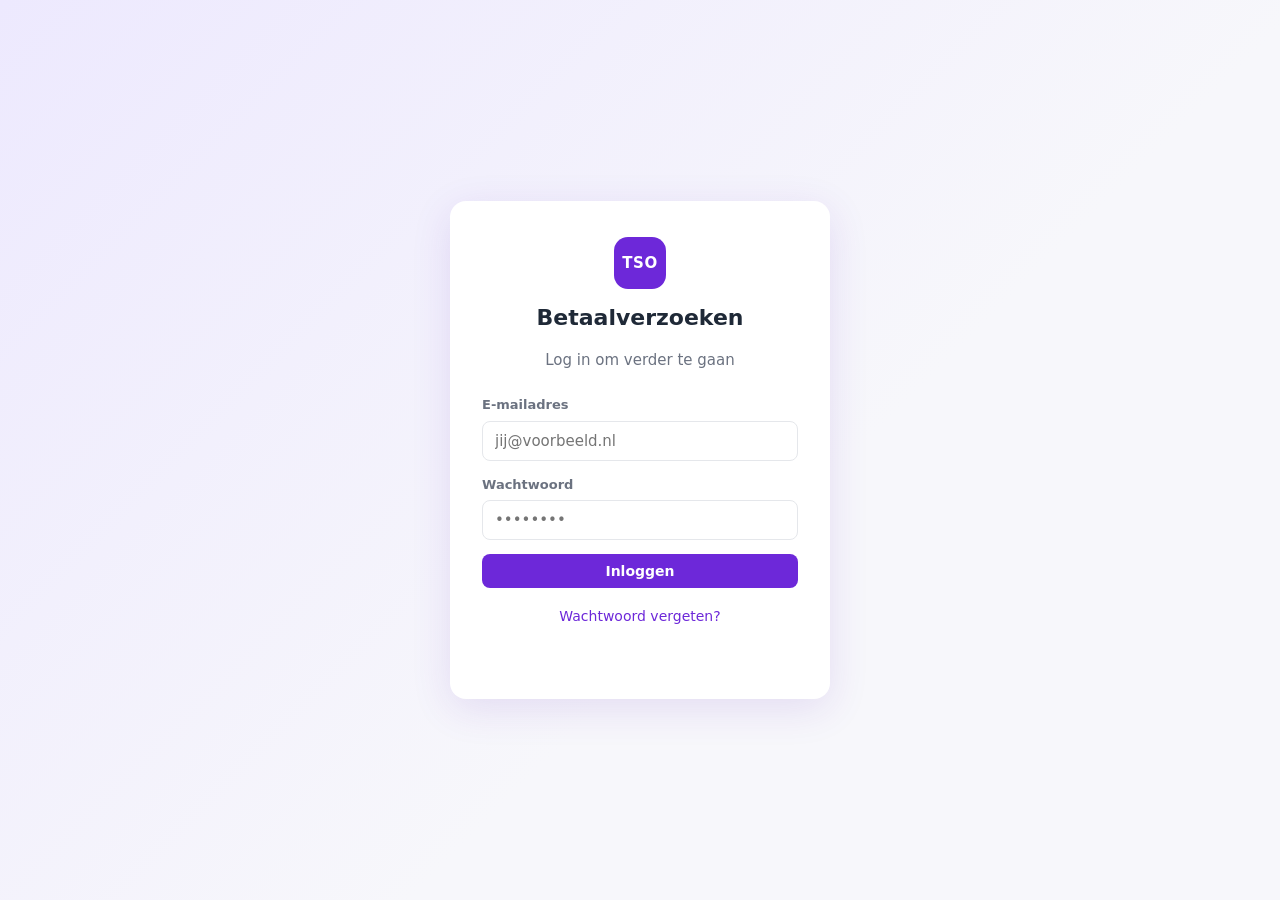
<file: index.html>
<!doctype html>
<html lang="nl">
<head>
  <meta charset="utf-8" />
  <meta name="viewport" content="width=device-width, initial-scale=1" />
  <title>TSO Betaalverzoeken — Inloggen</title>
  <link rel="icon" type="image/svg+xml" href="favicon.svg" />
  <link rel="manifest" href="manifest.webmanifest" />
  <link rel="apple-touch-icon" href="icons/apple-touch-icon.png" />
  <meta name="theme-color" content="#6d28d9" />
  <meta name="apple-mobile-web-app-title" content="TSO" />
  <meta name="mobile-web-app-capable" content="yes" />
  <meta name="apple-mobile-web-app-capable" content="yes" />
  <link rel="stylesheet" href="css/styles.css" />
</head>
<body class="auth-body">
  <main class="auth-card">
    <div class="auth-brand">
      <div class="auth-logo">TSO</div>
      <h1>Betaalverzoeken</h1>
      <p class="muted">Log in om verder te gaan</p>
    </div>

    <form id="login-form" class="auth-form" autocomplete="on">
      <label>
        E-mailadres
        <input type="email" id="email" required autocomplete="username" placeholder="jij@voorbeeld.nl" />
      </label>
      <label>
        Wachtwoord
        <input type="password" id="password" required autocomplete="current-password" placeholder="••••••••" />
      </label>

      <button type="submit" class="btn btn-primary" id="login-btn">Inloggen</button>

      <p class="auth-links">
        <a href="#" id="forgot-link">Wachtwoord vergeten?</a>
      </p>

      <p id="msg" class="msg" role="status" aria-live="polite"></p>
    </form>
  </main>

  <script type="module" src="js/login.js"></script>
  <script src="js/pwa.js"></script>
</body>
</html>
</file>
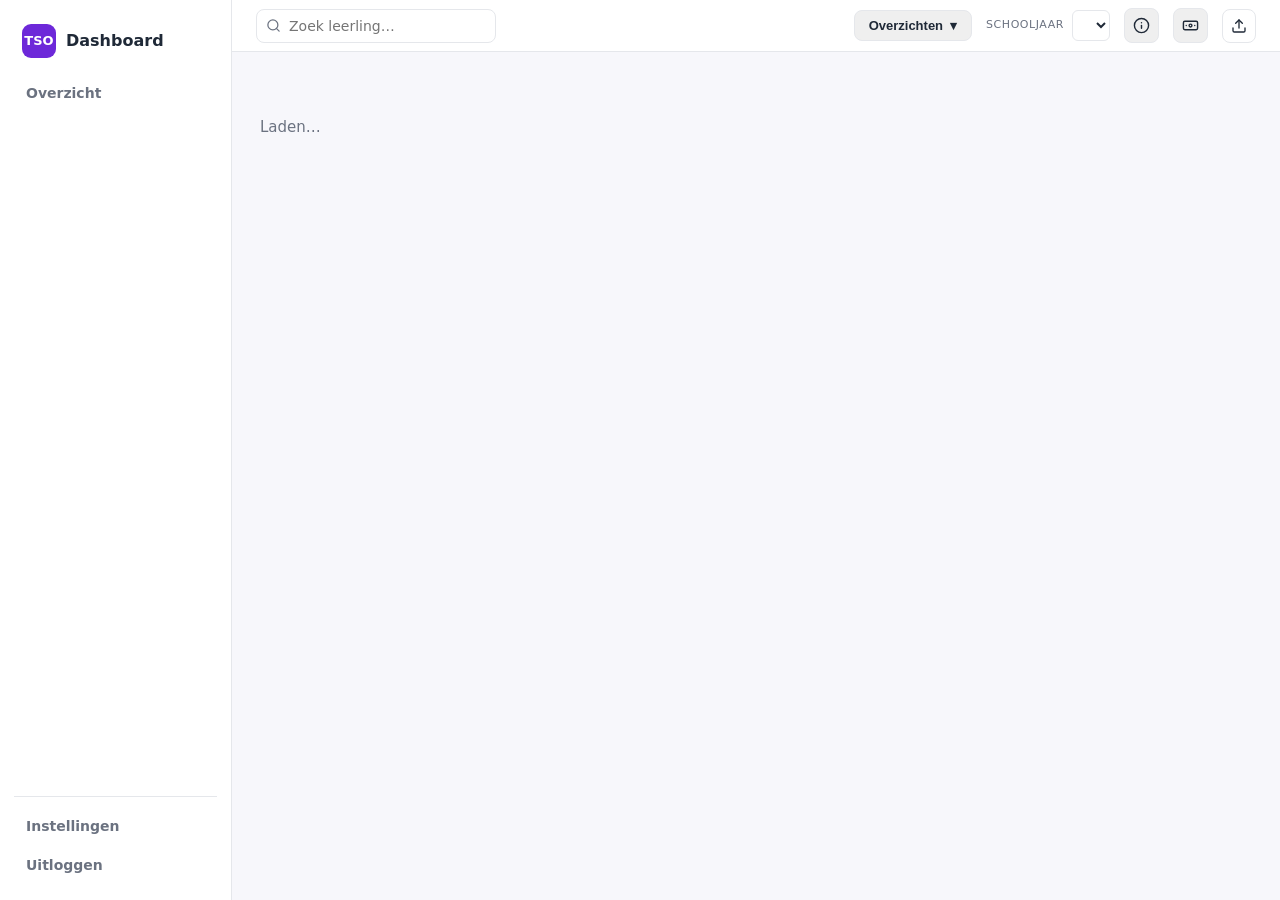
<file: app.html>
<!doctype html>
<html lang="nl">
<head>
  <meta charset="utf-8" />
  <meta name="viewport" content="width=device-width, initial-scale=1" />
  <title>TSO Betaalverzoeken — Dashboard</title>
  <link rel="icon" type="image/svg+xml" href="favicon.svg" />
  <link rel="manifest" href="manifest.webmanifest" />
  <link rel="apple-touch-icon" href="icons/apple-touch-icon.png" />
  <meta name="theme-color" content="#6d28d9" />
  <meta name="apple-mobile-web-app-title" content="TSO" />
  <meta name="mobile-web-app-capable" content="yes" />
  <meta name="apple-mobile-web-app-capable" content="yes" />
  <link rel="stylesheet" href="css/styles.css" />
</head>
<body class="app-body">
  <div class="layout">
    <aside class="sidebar">
      <a href="#/overzicht" class="brand" id="brand">
        <span class="brand-logo">TSO</span>
        <span class="brand-name">Dashboard</span>
      </a>

      <nav class="nav" id="nav">
        <a href="#/overzicht" data-route="overzicht" class="nav-item">Overzicht</a>
        <div class="nav-groepen" id="nav-groepen"></div>
      </nav>

      <div class="sidebar-bottom">
        <a href="#/instellingen" data-route="instellingen" class="nav-item">
          <span>Instellingen</span>
        </a>
        <button id="logout-btn" class="nav-item nav-button">Uitloggen</button>
      </div>
    </aside>

    <div class="hoofd">
      <header class="topbar">
        <div class="topbar-zoek">
          <svg class="zoek-icoon" width="15" height="15" viewBox="0 0 24 24" fill="none"
               stroke="currentColor" stroke-width="2" stroke-linecap="round" stroke-linejoin="round" aria-hidden="true">
            <circle cx="11" cy="11" r="8" /><line x1="21" y1="21" x2="16.65" y2="16.65" />
          </svg>
          <input type="text" id="zoek-leerling" placeholder="Zoek leerling…" autocomplete="off" />
          <div class="zoek-resultaat" id="zoek-resultaat" hidden></div>
        </div>

        <div class="topbar-rechts">
        <div class="topbar-menu" id="overzichten-menu">
          <button type="button" class="topbar-knop" id="overzichten-btn">
            Overzichten <span class="chevron">▾</span>
          </button>
          <div class="topbar-dropdown" id="overzichten-dropdown" hidden>
            <button type="button" class="dropdown-item" data-rapport="deelnemers">Deelnemers TSO</button>
            <button type="button" class="dropdown-item" data-rapport="openstaand">Openstaande betalingen</button>
            <button type="button" class="dropdown-item" data-rapport="binnengekomen">Binnengekomen betalingen</button>
            <button type="button" class="dropdown-item" data-rapport="totaal">Totaaloverzicht</button>
            <button type="button" class="dropdown-item" data-rapport="backup">Back-up (Excel)</button>
          </div>
        </div>

        <label class="schooljaar-kiezer">
          <span>Schooljaar</span>
          <select id="schooljaar-select"></select>
        </label>

        <button type="button" id="werkwijze-btn" class="topbar-knop topbar-icon"
                title="Werkwijze betaalverzoek" aria-label="Werkwijze betaalverzoek">
          <svg width="17" height="17" viewBox="0 0 24 24" fill="none" stroke="currentColor"
               stroke-width="2" stroke-linecap="round" stroke-linejoin="round" aria-hidden="true">
            <circle cx="12" cy="12" r="10" />
            <path d="M12 16v-4" />
            <path d="M12 8h.01" />
          </svg>
        </button>

        <button type="button" id="betaling-btn" class="topbar-knop topbar-icon"
                title="Betaling toevoegen (overgemaakt)" aria-label="Betaling toevoegen">
          <svg width="17" height="17" viewBox="0 0 24 24" fill="none" stroke="currentColor"
               stroke-width="2" stroke-linecap="round" stroke-linejoin="round" aria-hidden="true">
            <rect width="20" height="12" x="2" y="6" rx="2" />
            <circle cx="12" cy="12" r="2" />
            <path d="M6 12h.01M18 12h.01" />
          </svg>
        </button>

        <a href="#/import" data-route="import" class="topbar-knop topbar-icon"
           title="Importeren (EDEX of betaal-export)" aria-label="Importeren">
          <svg width="16" height="16" viewBox="0 0 24 24" fill="none" stroke="currentColor"
               stroke-width="2" stroke-linecap="round" stroke-linejoin="round" aria-hidden="true">
            <path d="M21 15v4a2 2 0 0 1-2 2H5a2 2 0 0 1-2-2v-4" />
            <polyline points="17 8 12 3 7 8" />
            <line x1="12" y1="3" x2="12" y2="15" />
          </svg>
        </a>
        </div>
      </header>

      <main class="content" id="content">
        <div class="loader">Laden…</div>
      </main>
    </div>
  </div>

  <script type="module" src="js/app.js"></script>
  <script src="js/pwa.js"></script>
</body>
</html>
</file>
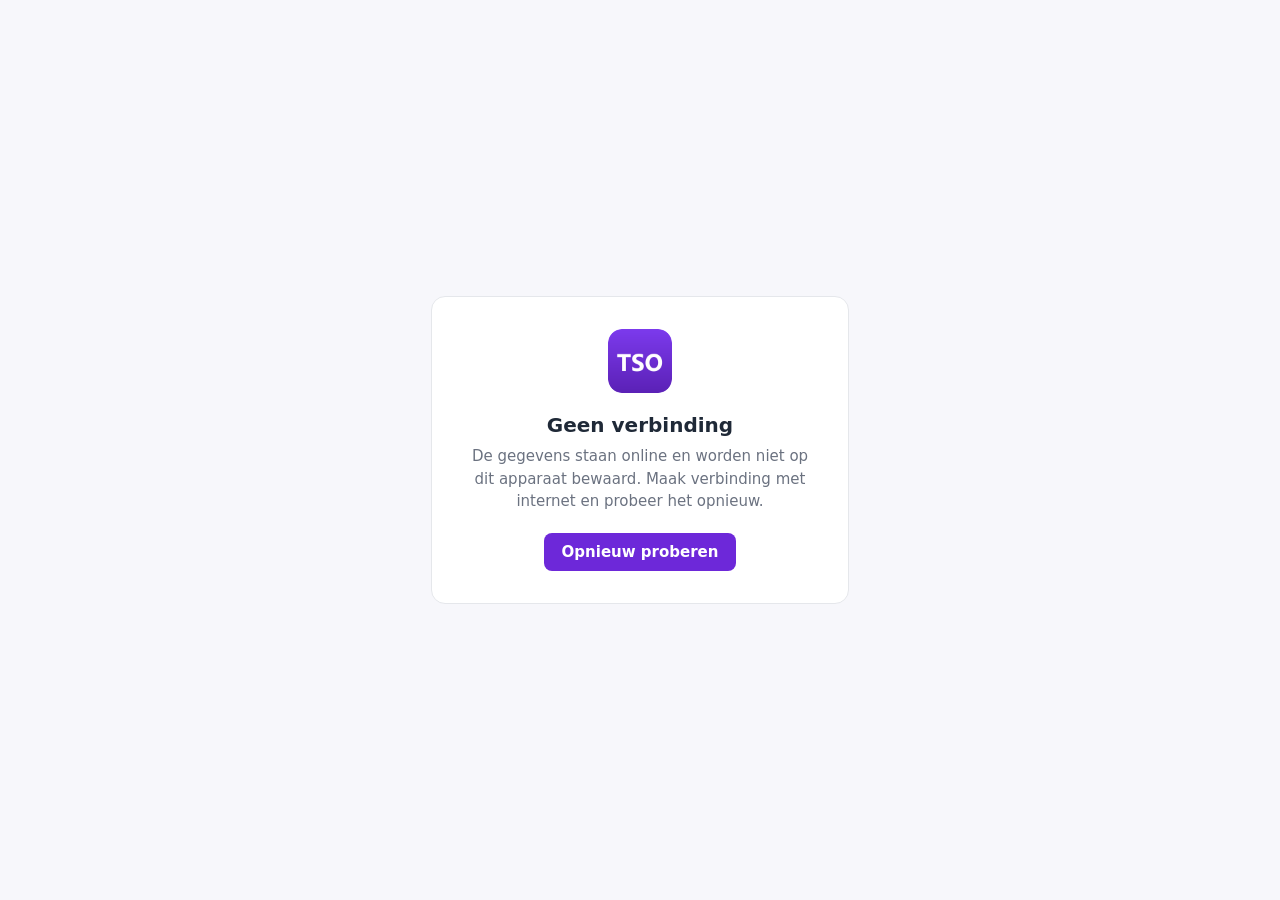
<file: offline.html>
<!doctype html>
<html lang="nl">
<head>
  <meta charset="utf-8" />
  <meta name="viewport" content="width=device-width, initial-scale=1" />
  <meta name="theme-color" content="#6d28d9" />
  <title>TSO Betaalverzoeken — Geen verbinding</title>
  <style>
    body {
      margin: 0;
      min-height: 100vh;
      display: flex;
      align-items: center;
      justify-content: center;
      background: #f7f7fb;
      color: #1f2937;
      font-family: system-ui, -apple-system, 'Segoe UI', Roboto, sans-serif;
      font-size: 15px;
    }
    main {
      background: #fff;
      border: 1px solid #e5e7eb;
      border-radius: 14px;
      padding: 32px 28px;
      max-width: 360px;
      margin: 16px;
      text-align: center;
    }
    img { width: 64px; height: 64px; border-radius: 14px; }
    h1 { font-size: 20px; margin: 16px 0 8px; }
    p { color: #6b7280; margin: 0 0 20px; line-height: 1.5; }
    button {
      background: #6d28d9;
      color: #fff;
      border: 0;
      border-radius: 8px;
      padding: 10px 18px;
      font: inherit;
      font-weight: 600;
      cursor: pointer;
    }
    button:hover { background: #5b21b6; }
  </style>
</head>
<body>
  <main>
    <img src="icons/icon-192.png" alt="" />
    <h1>Geen verbinding</h1>
    <p>De gegevens staan online en worden niet op dit apparaat bewaard. Maak verbinding met internet en probeer het opnieuw.</p>
    <button type="button" id="opnieuw">Opnieuw proberen</button>
  </main>
  <script>
    document.getElementById('opnieuw').addEventListener('click', () => location.reload());
    window.addEventListener('online', () => location.reload());
  </script>
</body>
</html>
</file>
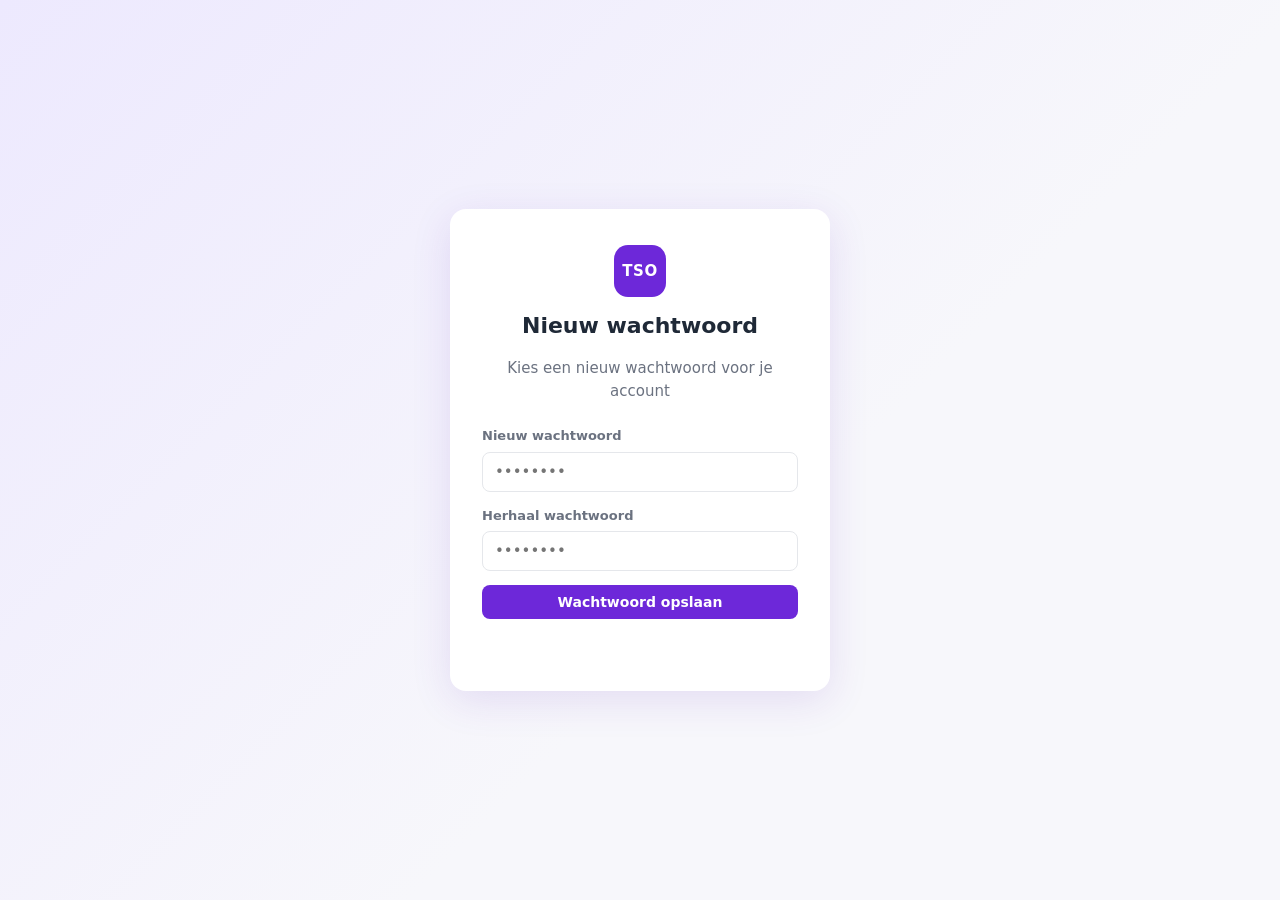
<file: reset.html>
<!doctype html>
<html lang="nl">
<head>
  <meta charset="utf-8" />
  <meta name="viewport" content="width=device-width, initial-scale=1" />
  <title>TSO Betaalverzoeken — Nieuw wachtwoord</title>
  <link rel="icon" type="image/svg+xml" href="favicon.svg" />
  <link rel="manifest" href="manifest.webmanifest" />
  <link rel="apple-touch-icon" href="icons/apple-touch-icon.png" />
  <meta name="theme-color" content="#6d28d9" />
  <meta name="apple-mobile-web-app-title" content="TSO" />
  <meta name="mobile-web-app-capable" content="yes" />
  <meta name="apple-mobile-web-app-capable" content="yes" />
  <link rel="stylesheet" href="css/styles.css" />
</head>
<body class="auth-body">
  <main class="auth-card">
    <div class="auth-brand">
      <div class="auth-logo">TSO</div>
      <h1>Nieuw wachtwoord</h1>
      <p class="muted">Kies een nieuw wachtwoord voor je account</p>
    </div>

    <form id="reset-form" class="auth-form">
      <label>
        Nieuw wachtwoord
        <input type="password" id="password" required minlength="8" autocomplete="new-password" placeholder="••••••••" />
      </label>
      <label>
        Herhaal wachtwoord
        <input type="password" id="password2" required minlength="8" autocomplete="new-password" placeholder="••••••••" />
      </label>

      <button type="submit" class="btn btn-primary" id="reset-btn">Wachtwoord opslaan</button>
      <p id="msg" class="msg" role="status" aria-live="polite"></p>
    </form>
  </main>

  <script type="module" src="js/reset.js"></script>
  <script src="js/pwa.js"></script>
</body>
</html>
</file>
<file: css/styles.css>
:root {
  --paars: #6d28d9;
  --paars-donker: #5b21b6;
  --paars-licht: #ede9fe;
  --tekst: #1f2937;
  --tekst-zacht: #6b7280;
  --rand: #e5e7eb;
  --bg: #f7f7fb;
  --wit: #ffffff;
  --groen: #059669;
  --rood: #dc2626;
  --radius: 12px;
  --schaduw: 0 1px 3px rgba(0, 0, 0, 0.06), 0 1px 2px rgba(0, 0, 0, 0.04);
  font-family: system-ui, -apple-system, "Segoe UI", Roboto, sans-serif;
}

* { box-sizing: border-box; }

body {
  margin: 0;
  color: var(--tekst);
  background: var(--bg);
  font-size: 15px;
  line-height: 1.5;
}

.muted { color: var(--tekst-zacht); }

/* --- Knoppen ------------------------------------------------------------- */

.btn {
  border: none;
  border-radius: 8px;
  padding: 9px 16px;
  font-size: 14px;
  font-weight: 600;
  cursor: pointer;
  font-family: inherit;
}
.btn-primary { background: var(--paars); color: #fff; }
.btn-primary:hover { background: var(--paars-donker); }
.btn-primary:disabled { opacity: 0.6; cursor: default; }
.btn-ghost {
  background: transparent;
  color: var(--tekst-zacht);
  border: 1px solid var(--rand);
  padding: 6px 12px;
}
.btn-ghost:hover { background: #f3f4f6; color: var(--tekst); }
.btn-danger { color: var(--rood); border-color: #fca5a5; }
.btn-danger:hover { background: #fef2f2; }

/* --- Auth (login / reset) ----------------------------------------------- */

.auth-body {
  display: grid;
  place-items: center;
  min-height: 100vh;
  background: linear-gradient(135deg, #ede9fe 0%, #f7f7fb 60%);
  padding: 20px;
}
.auth-card {
  background: var(--wit);
  border-radius: 16px;
  box-shadow: 0 10px 40px rgba(91, 33, 182, 0.12);
  padding: 36px 32px;
  width: 100%;
  max-width: 380px;
}
.auth-brand { text-align: center; margin-bottom: 24px; }
.auth-logo {
  display: inline-grid;
  place-items: center;
  width: 52px; height: 52px;
  border-radius: 14px;
  background: var(--paars);
  color: #fff;
  font-weight: 800;
  letter-spacing: 0.5px;
  margin-bottom: 12px;
}
.auth-brand h1 { margin: 0 0 4px; font-size: 22px; }
.auth-form { display: flex; flex-direction: column; gap: 14px; }
.auth-form label { display: flex; flex-direction: column; gap: 6px; font-size: 13px; font-weight: 600; color: var(--tekst-zacht); }
.auth-form input {
  padding: 10px 12px;
  border: 1px solid var(--rand);
  border-radius: 8px;
  font-size: 15px;
  font-family: inherit;
}
.auth-form input:focus { outline: 2px solid var(--paars-licht); border-color: var(--paars); }
.auth-links { text-align: center; margin: 4px 0 0; font-size: 14px; }
.auth-links a { color: var(--paars); text-decoration: none; }
.auth-links a:hover { text-decoration: underline; }

.msg { margin: 4px 0 0; font-size: 13px; min-height: 18px; }
.msg.error { color: var(--rood); }
.msg.success { color: var(--groen); }
.msg.info { color: var(--tekst-zacht); }

/* --- App layout --------------------------------------------------------- */

.layout { display: flex; height: 100vh; overflow: hidden; }

.sidebar {
  width: 232px;
  flex-shrink: 0;
  background: var(--wit);
  border-right: 1px solid var(--rand);
  display: flex;
  flex-direction: column;
  padding: 18px 14px;
  height: 100vh;
  overflow-y: auto;
}

/* Rechterkolom: smalle header + scrollende inhoud */
.hoofd {
  flex: 1;
  min-width: 0;
  height: 100vh;
  display: flex;
  flex-direction: column;
}
.topbar {
  flex-shrink: 0;
  height: 52px;
  display: flex;
  align-items: center;
  justify-content: space-between;
  gap: 14px;
  padding: 0 24px;
  background: var(--wit);
  border-bottom: 1px solid var(--rand);
}
.topbar-rechts { display: flex; align-items: center; gap: 14px; }

/* Leerling-zoeker in de header */
.topbar-zoek { position: relative; display: flex; align-items: center; }
.zoek-icoon { position: absolute; left: 10px; color: var(--tekst-zacht); pointer-events: none; }
#zoek-leerling {
  width: 240px;
  padding: 8px 10px 8px 32px;
  border: 1px solid var(--rand);
  border-radius: 8px;
  font-family: inherit;
  font-size: 14px;
  background: var(--wit);
}
#zoek-leerling:focus { outline: 2px solid var(--paars-licht); border-color: var(--paars); }
.zoek-resultaat {
  position: absolute;
  top: 100%;
  left: 0;
  right: 0;
  z-index: 40;
  background: var(--wit);
  border: 1px solid var(--rand);
  border-radius: 8px;
  box-shadow: 0 8px 24px rgba(0, 0, 0, 0.1);
  margin-top: 4px;
  max-height: 320px;
  overflow-y: auto;
}
.topbar-knop {
  display: inline-flex;
  align-items: center;
  gap: 7px;
  padding: 7px 14px;
  border: 1px solid var(--rand);
  border-radius: 8px;
  font-size: 13px;
  font-weight: 600;
  color: var(--tekst);
  text-decoration: none;
}
.topbar-knop:hover { background: #f3f4f6; }
.topbar-knop.active { background: var(--paars); border-color: var(--paars); color: #fff; }
.topbar-icon { padding: 8px; }
.brand {
  display: flex;
  align-items: center;
  gap: 10px;
  text-decoration: none;
  color: var(--tekst);
  padding: 6px 8px 16px;
}
.brand-logo {
  display: inline-grid;
  place-items: center;
  width: 34px; height: 34px;
  border-radius: 9px;
  background: var(--paars);
  color: #fff;
  font-weight: 800;
  font-size: 13px;
}
.brand-name { font-weight: 700; font-size: 16px; }

.nav { display: flex; flex-direction: column; gap: 2px; flex: 1; }
.sidebar-bottom {
  display: flex;
  flex-direction: column;
  gap: 2px;
  border-top: 1px solid var(--rand);
  padding-top: 10px;
}
.nav-item {
  display: flex;
  align-items: center;
  gap: 8px;
  padding: 9px 12px;
  border-radius: 8px;
  text-decoration: none;
  color: var(--tekst-zacht);
  font-size: 14px;
  font-weight: 600;
}
.nav-item:hover { background: #f3f4f6; color: var(--tekst); }
.nav-item.active { background: var(--paars-licht); color: var(--paars-donker); }

/* Groepen onder "Overzicht" */
.nav-groepen {
  display: flex;
  flex-direction: column;
  gap: 1px;
  margin: 2px 0 2px 10px;
  padding-left: 8px;
  border-left: 1px solid var(--rand);
}
.nav-groep {
  padding: 6px 10px;
  font-size: 13px;
  font-weight: 500;
}
.nav-button {
  border: none;
  background: transparent;
  font-family: inherit;
  cursor: pointer;
  text-align: left;
  width: 100%;
}

/* Schooljaar-switcher in de header (inline) */
.schooljaar-kiezer {
  display: inline-flex;
  flex-direction: row;
  align-items: center;
  gap: 8px;
  font-size: 11px;
  text-transform: uppercase;
  letter-spacing: 0.05em;
  color: var(--tekst-zacht);
  white-space: nowrap;
}
.schooljaar-kiezer select {
  font-family: inherit;
  font-size: 13px;
  text-transform: none;
  letter-spacing: 0;
  color: var(--tekst);
  padding: 6px 8px;
  border: 1px solid var(--rand);
  border-radius: 6px;
  background: var(--wit);
  cursor: pointer;
}

.content { flex: 1; padding: 24px 28px; overflow: auto; }
.loader { color: var(--tekst-zacht); padding: 40px 0; }

.page-head { margin-bottom: 20px; }
.page-head h1 { margin: 0 0 4px; font-size: 24px; }

.error-box {
  background: #fef2f2;
  border: 1px solid #fca5a5;
  color: #991b1b;
  padding: 14px 16px;
  border-radius: var(--radius);
}
.empty-state {
  background: var(--wit);
  border: 1px dashed var(--rand);
  border-radius: var(--radius);
  padding: 28px;
  text-align: center;
  color: var(--tekst-zacht);
}
.empty-state a { color: var(--paars); }

/* --- Overzicht-tabel ---------------------------------------------------- */

.tabel-wrap {
  overflow-x: auto;
  background: var(--wit);
  border: 1px solid var(--rand);
  border-radius: var(--radius);
  box-shadow: var(--schaduw);
}
/* width:auto zodat een ingeklapte kolom de tabel smaller maakt i.p.v. de
   vrijgekomen ruimte over andere kolommen te verdelen */
.overzicht-tabel { border-collapse: collapse; width: auto; font-size: 14px; }
.overzicht-tabel th, .overzicht-tabel td { border-bottom: 1px solid var(--rand); }

.overzicht-tabel thead th {
  background: #faf9ff;
  padding: 7px 10px;
  text-align: right;
  font-size: 12px;
  text-transform: uppercase;
  letter-spacing: 0.03em;
  color: var(--tekst-zacht);
  white-space: nowrap;
  position: sticky;
  top: 0;
  z-index: 2;
}
.overzicht-tabel thead th.hoek {
  text-align: left;
  left: 0;
  z-index: 3;
}
.hoek, .groep-cel {
  position: sticky;
  left: 0;
  background: var(--wit);
  z-index: 1;
}
.groep-cel {
  text-align: left;
  font-weight: 700;
  padding: 3px 12px;
  border-right: 1px solid var(--rand);
}
.overzicht-tabel thead th.hoek { border-right: 1px solid var(--rand); }

.cel { padding: 3px 8px; text-align: right; vertical-align: middle; }

/* Dun scheidingslijntje tussen de maandkolommen */
.overzicht-tabel th.maand,
.overzicht-tabel td.cel { border-left: 1px solid #eef1f5; }
.cel-inhoud {
  display: flex;
  align-items: center;
  justify-content: flex-end;
  gap: 8px;
}
.dagen-input {
  width: 50px;
  padding: 3px 6px;
  border: 1px solid var(--rand);
  border-radius: 6px;
  text-align: right;
  font-size: 14px;
  font-family: inherit;
  flex-shrink: 0;
}
.dagen-input:focus { outline: 2px solid var(--paars-licht); border-color: var(--paars); }
.bedrag {
  font-size: 12px;
  color: var(--tekst-zacht);
  white-space: nowrap;
  min-width: 52px;
  text-align: right;
}
.groep-link {
  color: var(--tekst);
  text-decoration: none;
  font-weight: 700;
}
.groep-link:hover { color: var(--paars); text-decoration: underline; }
.totaal-kop { text-align: right; }
.totaal-cel {
  text-align: right;
  font-weight: 700;
  padding: 3px 12px;
  white-space: nowrap;
  background: #faf9ff;
}

/* Inklapbare maandkolommen */
.maand-kop {
  background: none;
  border: none;
  font: inherit;
  color: inherit;
  cursor: pointer;
  padding: 0;
  text-transform: uppercase;
  letter-spacing: 0.03em;
  font-weight: 600;
  display: inline-flex;
  align-items: center;
}
.maand-kop:hover { color: var(--paars); }
.maand-kort { display: none; }
.maand.ingeklapt .maand-vol { display: none; }
.maand.ingeklapt .maand-kort { display: inline; }

.overzicht-tabel th.maand.ingeklapt,
.overzicht-tabel td.cel.ingeklapt {
  width: 38px;
  min-width: 38px;
  max-width: 38px;
  padding-left: 4px;
  padding-right: 4px;
  text-align: center;
}
.cel.ingeklapt .cel-inhoud { display: none; }
.maand.ingeklapt .maand-kop { justify-content: center; width: 100%; }

/* Aantal betaalverzoeken per groepsblok, boven de maandkoppen */
.overzicht-tabel thead .verzoek-rij th,
.overzicht-tabel thead .verzoek-rij td {
  position: sticky;
  top: auto;
  background: #faf9ff;
  padding: 5px 10px;
  white-space: nowrap;
}
.overzicht-tabel thead .verzoek-rij th.verzoek-label {
  left: 0;
  z-index: 3;
  text-align: left;
  text-transform: none;
  letter-spacing: 0;
  font-size: 13px;
  font-weight: 600;
  color: var(--tekst-zacht);
}
.overzicht-tabel thead .verzoek-rij td { position: static; }
.verzoek-cel {
  font-weight: 700;
  color: var(--paars-donker);
  cursor: default;
}
.verzoek-rij:last-child th,
.verzoek-rij:last-child td { border-bottom: 2px solid var(--rand); }
/* Ook in een ingeklapte kolom blijft het aantal zichtbaar (zonder envelop) */
.verzoek-cel.ingeklapt .cel-inhoud { display: flex; justify-content: center; font-size: 12px; }
.verzoek-cel.ingeklapt .verzoek-mail { display: none; }
.verzoek-mail {
  display: inline-flex;
  align-items: center;
  justify-content: center;
  width: 24px;
  height: 22px;
  padding: 0;
  border: 1px solid var(--rand);
  border-radius: 6px;
  background: var(--wit);
  color: var(--tekst-zacht);
  cursor: pointer;
  flex-shrink: 0;
}
.verzoek-mail:hover { color: var(--paars); border-color: var(--paars); background: #f7f5ff; }
.verzoek-mail.gekopieerd { color: #15803d; border-color: #86efac; background: #f0fdf4; }

/* Knopje in de maandkop: hele maand in één keer invullen */
.maand-inhoud {
  display: flex;
  align-items: center;
  justify-content: flex-end;
  gap: 6px;
}
.maand-vul {
  border: 1px solid var(--rand);
  background: var(--wit);
  color: var(--tekst-zacht);
  cursor: pointer;
  width: 20px;
  height: 20px;
  line-height: 1;
  padding: 0;
  border-radius: 6px;
  font-size: 12px;
  flex-shrink: 0;
}
.maand-vul:hover { color: var(--paars); border-color: var(--paars); background: #f7f5ff; }
.maand.ingeklapt .maand-vul { display: none; }
.maand.ingeklapt .maand-inhoud { justify-content: center; }

/* Popup "hele maand invullen" */
.vul-card { max-width: 480px; }
.vul-rij {
  display: flex;
  align-items: center;
  justify-content: space-between;
  gap: 16px;
  padding: 10px 0;
  border-bottom: 1px solid var(--rand);
}
.vul-rij label { display: flex; flex-direction: column; gap: 2px; cursor: pointer; }
.vul-label { font-weight: 700; }
.vul-sub { font-size: 12px; }
.vul-rij input {
  width: 64px;
  padding: 5px 8px;
  border: 1px solid var(--rand);
  border-radius: 6px;
  text-align: right;
  font-size: 14px;
  font-family: inherit;
  flex-shrink: 0;
}
.vul-rij input:focus { outline: 2px solid var(--paars-licht); border-color: var(--paars); }
.vul-overschrijf {
  display: flex;
  align-items: center;
  gap: 8px;
  margin: 14px 0 4px;
  font-size: 13px;
  color: var(--tekst-zacht);
  cursor: pointer;
}
.modal-acties { display: flex; gap: 8px; margin-top: 12px; }

/* Kop met drie-puntjes-menu */
.hoek-inhoud {
  display: flex;
  align-items: center;
  justify-content: space-between;
  gap: 10px;
}
.kebab {
  border: none;
  background: transparent;
  cursor: pointer;
  color: var(--tekst-zacht);
  font-size: 16px;
  line-height: 1;
  padding: 2px 5px;
  border-radius: 5px;
}
.kebab:hover { background: #eef0f4; color: var(--tekst); }

.popover {
  position: fixed;
  z-index: 50;
  width: 232px;
  background: var(--wit);
  border: 1px solid var(--rand);
  border-radius: 10px;
  box-shadow: 0 10px 34px rgba(0, 0, 0, 0.14);
  padding: 14px;
}
.popover-form { display: flex; flex-direction: column; gap: 8px; }
.popover-form strong { font-size: 13px; }
.popover-form label {
  display: flex;
  flex-direction: column;
  gap: 4px;
  font-size: 12px;
  font-weight: 600;
  color: var(--tekst-zacht);
}
.popover-form input {
  padding: 7px 9px;
  border: 1px solid var(--rand);
  border-radius: 6px;
  font-family: inherit;
  font-size: 14px;
}
.popover-form input:focus { outline: 2px solid var(--paars-licht); border-color: var(--paars); }

/* Leergeld-leerlingen: zacht oranje + greyed op de groepspagina */
.leergeld-rij .groep-cel,
.leergeld-rij .totaal-cel,
.leergeld-rij .cel { background: #fff7ed !important; color: #c2915b; }
.leergeld-rij .leeg { color: #e4c9a6; }
.uitstroom-badge {
  display: inline-block;
  font-size: 10px;
  font-weight: 700;
  text-transform: uppercase;
  letter-spacing: 0.03em;
  color: #475569;
  background: #e2e8f0;
  padding: 1px 6px;
  border-radius: 999px;
  margin-left: 6px;
}
.menu-hint { margin: 2px 0 6px; font-size: 12px; color: var(--tekst-zacht); }
.leergeld-badge {
  display: inline-block;
  font-size: 10px;
  font-weight: 700;
  text-transform: uppercase;
  letter-spacing: 0.03em;
  color: #b45309;
  background: #ffedd5;
  padding: 1px 6px;
  border-radius: 999px;
  margin-left: 6px;
}

/* Leergeld-sectie op het overzicht */
.leergeld-sectie { margin-top: 24px; max-width: 560px; }
.leergeld-zoek { position: relative; max-width: 360px; margin: 6px 0 16px; }
.leergeld-zoek input {
  width: 100%;
  padding: 8px 10px;
  border: 1px solid var(--rand);
  border-radius: 8px;
  font-family: inherit;
  font-size: 14px;
}
.leergeld-zoek input:focus { outline: 2px solid var(--paars-licht); border-color: var(--paars); }
.zoek-resultaten {
  position: absolute;
  top: 100%;
  left: 0;
  right: 0;
  z-index: 20;
  background: var(--wit);
  border: 1px solid var(--rand);
  border-radius: 8px;
  box-shadow: 0 8px 24px rgba(0, 0, 0, 0.1);
  margin-top: 4px;
  max-height: 280px;
  overflow-y: auto;
}
.zoek-item {
  display: flex;
  justify-content: space-between;
  align-items: center;
  gap: 10px;
  width: 100%;
  text-align: left;
  border: none;
  background: transparent;
  padding: 8px 12px;
  font-family: inherit;
  font-size: 14px;
  cursor: pointer;
}
.zoek-item:hover { background: var(--paars-licht); }
.zoek-leeg { padding: 10px 12px; color: var(--tekst-zacht); font-size: 13px; }
.leergeld-tabel td:last-child, .leergeld-tabel th:last-child { width: 30px; text-align: right; }

/* Klikbare kolomkoppen om te sorteren */
.sorteer-kop {
  background: none;
  border: none;
  padding: 0;
  font: inherit;
  color: inherit;
  text-transform: inherit;
  letter-spacing: inherit;
  font-weight: 600;
  cursor: pointer;
  display: inline-flex;
  align-items: center;
  gap: 4px;
}
.sorteer-kop:hover,
.sorteer-kop.actief { color: var(--paars); }
.sorteer-pijl { font-size: 9px; min-width: 9px; }

/* Brede secties (even breed als het overzicht erboven) */
.kaart.breed-sectie { max-width: none; }

/* Inklapbare sectie-kop */
.sectie-kop {
  display: flex;
  align-items: center;
  justify-content: space-between;
  gap: 10px;
  width: 100%;
  background: none;
  border: none;
  cursor: pointer;
  padding: 0;
  font: inherit;
  color: inherit;
  text-align: left;
}
.sectie-kop h2 { margin: 0; }
.sectie-kop .chevron { color: var(--tekst-zacht); transition: transform 0.15s; }
.sectie-kop.dicht .chevron { transform: rotate(-90deg); }
.sectie-body { margin-top: 6px; }

/* Openstaand-tabel */
.openstaand-bedrag {
  text-align: right;
  white-space: nowrap;
  font-variant-numeric: tabular-nums;
}
.openstaand-tabel th:last-child { text-align: right; }
.openstaand-totaalrij td {
  border-top: 2px solid var(--rand);
  font-weight: 700;
  background: #faf9ff;
}
.leergeld-bedrag { white-space: nowrap; }
.leergeld-bedrag-input {
  width: 82px;
  padding: 4px 6px;
  border: 1px solid var(--rand);
  border-radius: 6px;
  font-family: inherit;
  font-size: 14px;
  text-align: right;
}
.leergeld-bedrag-input:focus { outline: 2px solid var(--paars-licht); border-color: var(--paars); }

/* Groepspagina: bedrag-matrix */
.bedrag-cel {
  padding: 4px 12px;
  white-space: nowrap;
  font-variant-numeric: tabular-nums;
}
.bedrag-cel .leeg { color: #cbd5e1; }
.bedrag-cel.betaald { color: var(--groen); font-weight: 600; }
.bedrag-cel.open { color: var(--tekst-zacht); }
.bedrag-cel.klikbaar { cursor: pointer; }
.bedrag-cel.klikbaar:hover { outline: 2px solid var(--paars-licht); outline-offset: -2px; }

/* Popover om een betaald bedrag te bewerken/verwijderen */
.bedrag-popover {
  position: fixed;
  z-index: 60;
  width: 200px;
  background: var(--wit);
  border: 1px solid var(--rand);
  border-radius: 10px;
  box-shadow: 0 10px 34px rgba(0, 0, 0, 0.14);
  padding: 12px;
}
.bedrag-popover:focus { outline: none; }
.bp-veld {
  display: flex;
  flex-direction: column;
  gap: 4px;
  font-size: 12px;
  font-weight: 600;
  color: var(--tekst-zacht);
}
.bp-veld input {
  padding: 6px 8px;
  border: 1px solid var(--rand);
  border-radius: 6px;
  text-align: right;
  font-family: inherit;
  font-size: 14px;
}
.bp-veld input:focus { outline: 2px solid var(--paars-licht); border-color: var(--paars); }
.bp-acties { display: flex; gap: 8px; margin-top: 10px; }
.bp-acties .btn { padding: 6px 10px; font-size: 13px; }

/* "Betaald"-vinkje bovenin de bedrag-popover */
.bp-check {
  display: flex;
  align-items: center;
  gap: 8px;
  padding: 6px 8px;
  margin-bottom: 10px;
  border: 1px solid var(--rand);
  border-radius: 8px;
  background: #f0fdf4;
  cursor: pointer;
  font-size: 14px;
}
.bp-check:hover { border-color: var(--groen); }
.bp-check strong { color: var(--groen); }
.bp-check input { width: 16px; height: 16px; accent-color: var(--groen); cursor: pointer; }
.bp-check.uit { background: #f9fafb; cursor: default; opacity: 0.7; }
.bp-check.uit:hover { border-color: var(--rand); }
.bp-hint { margin: -6px 0 10px; font-size: 12px; color: var(--tekst-zacht); }

/* Bulkmodus: cellen aanklikken en in één keer afvinken */
.page-head-rij {
  display: flex;
  align-items: center;
  justify-content: space-between;
  gap: 12px;
}
#bulk-btn.actief { background: var(--paars); color: #fff; border-color: var(--paars); }
.bulk-modus th.maand { cursor: pointer; }
.bulk-modus th.maand:hover { background: var(--paars-licht); }
.bulk-modus .leerling-knop { cursor: pointer; }
/* Extra .overzicht-tabel voor specificiteit: wint van de arceerklassen
   (.niet-betaald / .regeling / .uitgesloten) die verderop staan. */
.overzicht-tabel .bedrag-cel.geselecteerd {
  outline: 2px solid var(--paars);
  outline-offset: -2px;
  background: var(--paars-licht);
}
.bulk-balk {
  position: fixed;
  left: 50%;
  bottom: 20px;
  transform: translateX(-50%);
  z-index: 70;
  display: flex;
  align-items: center;
  gap: 16px;
  background: var(--wit);
  border: 1px solid var(--rand);
  border-radius: 12px;
  box-shadow: 0 10px 34px rgba(0, 0, 0, 0.16);
  padding: 10px 14px;
}
.bulk-balk[hidden] { display: none; }
.bulk-info { font-size: 13px; font-weight: 600; color: var(--tekst-zacht); }
.bulk-acties { display: flex; gap: 8px; }
.bulk-acties .btn { padding: 6px 12px; font-size: 13px; }
.bulk-acties .btn:disabled { opacity: 0.5; cursor: default; }

/* Notitie-kolom (logboek per leerling) */
.notitie-kop {
  text-align: center;
  width: 72px;
  border-left: 1px solid var(--rand);
}
.notitie-cel {
  text-align: center;
  padding: 3px 6px;
  border-left: 1px solid var(--rand);
}
.notitie-knop {
  display: inline-flex;
  align-items: center;
  gap: 4px;
  border: none;
  background: transparent;
  cursor: pointer;
  padding: 3px 7px;
  border-radius: 6px;
}
.notitie-knop.heeft { color: var(--paars); }
.notitie-knop.leeg { color: #cbd5e1; font-size: 18px; line-height: 1; font-weight: 700; }
.notitie-knop:hover { background: #f3f4f6; }
.notitie-count { font-size: 12px; font-weight: 700; }

.notitie-form { display: flex; gap: 8px; margin: 12px 0; flex-wrap: wrap; }
.notitie-form input[type="date"] {
  padding: 7px 8px;
  border: 1px solid var(--rand);
  border-radius: 8px;
  font-family: inherit;
  font-size: 14px;
}
.notitie-form input[type="text"] {
  flex: 1;
  min-width: 150px;
  padding: 7px 10px;
  border: 1px solid var(--rand);
  border-radius: 8px;
  font-family: inherit;
  font-size: 14px;
}
.notitie-form input:focus { outline: 2px solid var(--paars-licht); border-color: var(--paars); }

.notitie-lijst { display: flex; flex-direction: column; gap: 4px; max-height: 340px; overflow-y: auto; }
.notitie-rij {
  display: flex;
  align-items: center;
  gap: 10px;
  padding: 7px 9px;
  border: 1px solid var(--rand);
  border-radius: 8px;
}
.not-datum { font-size: 12px; font-weight: 700; color: var(--tekst-zacht); white-space: nowrap; }
.not-actie { flex: 1; font-size: 14px; }
/* Arcering per leerling: vóór instroom (grijs) / uitgesloten (blauw) / regeling (rood) */
.bedrag-cel.voor-instroom,
.bedrag-cel.na-uitstroom { background: #f1f5f9; }
.bedrag-cel.uitgesloten { background: #dbeafe; }
.bedrag-cel.regeling { background: #fee2e2; cursor: help; }
/* €0,00 = niet betaald → opvallend (maar niet schreeuwerig) rood signaal */
.bedrag-cel.niet-betaald { background: #fca5a5; color: var(--tekst); font-weight: 700; }

/* Totaalrij "Binnengekomen" per maand */
.maand-totaal-rij .groep-cel,
.maand-totaal-rij .bedrag-cel {
  background: #faf9ff;
  border-bottom: 2px solid var(--rand);
  font-weight: 700;
}
.maand-totaal-rij .totaal-label {
  font-size: 12px;
  text-transform: uppercase;
  letter-spacing: 0.03em;
  color: var(--tekst-zacht);
  font-weight: 700;
}
.maand-totaal-rij .bedrag-cel { color: var(--tekst); }
.maand-totaal-rij .bedrag-cel .leeg { color: #cbd5e1; }

/* Schoolbrede "Binnengekomen"-rij onderaan het overzicht */
.school-totaal-rij .groep-cel,
.school-totaal-rij .cel,
.school-totaal-rij .totaal-cel {
  background: #faf9ff;
  border-top: 2px solid var(--rand);
  font-weight: 700;
  white-space: nowrap;
}
.school-totaal-rij .totaal-label {
  font-size: 12px;
  text-transform: uppercase;
  letter-spacing: 0.03em;
  color: var(--tekst-zacht);
}
.school-totaal-rij .leeg { color: #cbd5e1; }

/* Handmatige "Overgemaakt"-rij */
.overgemaakt-rij .groep-cel,
.overgemaakt-rij .cel,
.overgemaakt-rij .totaal-cel {
  background: #faf9ff;
  font-weight: 700;
  white-space: nowrap;
}
.overgemaakt-rij .totaal-label {
  font-size: 12px;
  text-transform: uppercase;
  letter-spacing: 0.03em;
  color: var(--tekst-zacht);
}
.overgemaakt-input {
  width: 96px;
  padding: 3px 8px;
  border: 1px solid var(--rand);
  border-radius: 6px;
  text-align: right;
  font-family: inherit;
  font-size: 13px;
  font-variant-numeric: tabular-nums;
}
.overgemaakt-input:focus { outline: 2px solid var(--paars-licht); border-color: var(--paars); }

/* Klikbaar bedrag in de Overgemaakt-rij */
.og-bedrag {
  border: none;
  background: transparent;
  font: inherit;
  font-weight: 700;
  color: var(--paars-donker);
  cursor: pointer;
  padding: 0;
  text-decoration: underline dotted;
  text-underline-offset: 2px;
}
.og-bedrag:hover { color: var(--paars); }

/* Modals (betaling toevoegen + overgemaakt-uitsplitsing) */
.modal-overlay {
  position: fixed;
  inset: 0;
  z-index: 100;
  display: grid;
  place-items: center;
  padding: 20px;
  background: rgba(31, 41, 55, 0.45);
}
.modal-card {
  background: var(--wit);
  border-radius: 14px;
  padding: 22px 24px;
  width: 100%;
  max-width: 440px;
  max-height: calc(100vh - 40px);
  overflow-y: auto;
  box-shadow: 0 20px 60px rgba(0, 0, 0, 0.25);
}
.modal-kop { display: flex; align-items: center; justify-content: space-between; }

/* Info-popup: werkwijze betaalverzoek */
.werkwijze-card { max-width: 580px; }
.werkwijze-kop {
  margin: 18px 0 6px;
  font-size: 13px;
  text-transform: uppercase;
  letter-spacing: 0.03em;
  color: var(--paars);
}
.werkwijze-lijst { margin: 0; padding-left: 22px; }
.werkwijze-lijst li { margin: 0 0 8px; padding-left: 4px; line-height: 1.5; }
.werkwijze-lijst li::marker { color: var(--paars); font-weight: 700; }
.modal-kop h2 { margin: 0; font-size: 18px; }
.modal-x {
  border: none;
  background: transparent;
  cursor: pointer;
  color: var(--tekst-zacht);
  font-size: 16px;
  padding: 4px 6px;
  border-radius: 6px;
}
.modal-x:hover { background: #f3f4f6; color: var(--tekst); }
.modal-form { display: flex; flex-direction: column; gap: 12px; margin-top: 10px; }
.modal-form label {
  display: flex;
  flex-direction: column;
  gap: 5px;
  font-size: 13px;
  font-weight: 600;
  color: var(--tekst-zacht);
}
.modal-form input, .modal-form select {
  padding: 9px 11px;
  border: 1px solid var(--rand);
  border-radius: 8px;
  font-family: inherit;
  font-size: 15px;
}
.modal-form input:focus, .modal-form select:focus {
  outline: 2px solid var(--paars-licht);
  border-color: var(--paars);
}

/* Overgemaakt-uitsplitsing */
.og-lijst { display: flex; flex-direction: column; gap: 6px; margin: 12px 0; }
.og-rij { display: flex; align-items: center; gap: 6px; }
.og-euro { color: var(--tekst-zacht); }
.og-bedrag-input {
  width: 92px;
  padding: 6px 8px;
  border: 1px solid var(--rand);
  border-radius: 6px;
  text-align: right;
  font-family: inherit;
  font-size: 14px;
}
.og-opm-input {
  flex: 1;
  padding: 6px 8px;
  border: 1px solid var(--rand);
  border-radius: 6px;
  font-family: inherit;
  font-size: 13px;
}
.og-bedrag-input:focus, .og-opm-input:focus {
  outline: 2px solid var(--paars-licht);
  border-color: var(--paars);
}
.og-modal-totaal { margin: 6px 0 0; font-size: 14px; text-align: right; }

/* Overzichten-dropdown in de header */
.topbar-menu { position: relative; }
.topbar-dropdown {
  position: absolute;
  top: 100%;
  right: 0;
  margin-top: 4px;
  z-index: 50;
  min-width: 180px;
  padding: 4px;
  background: var(--wit);
  border: 1px solid var(--rand);
  border-radius: 8px;
  box-shadow: 0 8px 24px rgba(0, 0, 0, 0.12);
}
.dropdown-item {
  display: block;
  width: 100%;
  text-align: left;
  background: none;
  border: none;
  padding: 8px 12px;
  border-radius: 6px;
  font: inherit;
  font-size: 14px;
  color: var(--tekst);
  cursor: pointer;
}
.dropdown-item:hover { background: #f3f4f6; }

/* Rapport-popup (Deelnemers TSO) */
.rapport-modal { max-width: 580px; }
.rapport-body { display: flex; gap: 22px; margin: 14px 0; }
.rapport-kol { flex: 1; min-width: 0; }
.rapport-kol h3 {
  margin: 0 0 8px;
  font-size: 12px;
  text-transform: uppercase;
  letter-spacing: 0.03em;
  color: var(--tekst-zacht);
}
.rapport-presets { display: flex; gap: 8px; margin-bottom: 8px; }
.preset-knop {
  flex: 1;
  padding: 7px 10px;
  border: 1px solid var(--rand);
  border-radius: 8px;
  background: var(--wit);
  cursor: pointer;
  font: inherit;
  font-size: 13px;
  font-weight: 600;
}
.preset-knop:hover { background: #f3f4f6; border-color: var(--paars); color: var(--paars-donker); }
.rapport-groepen {
  display: grid;
  grid-template-columns: 1fr 1fr;
  gap: 2px 10px;
  max-height: 240px;
  overflow-y: auto;
}
.rapport-optie { display: flex; align-items: center; gap: 7px; font-size: 14px; padding: 3px 2px; cursor: pointer; }
.rapport-acties { display: flex; align-items: center; gap: 12px; margin-top: 8px; }
.legenda { display: inline-flex; align-items: center; gap: 4px; margin-left: 8px; }
.stip { display: inline-block; width: 8px; height: 8px; border-radius: 50%; }
.stip.betaald { background: var(--groen); }
.stip.open { background: var(--tekst-zacht); }
.swatch { display: inline-block; width: 11px; height: 11px; border-radius: 3px; border: 1px solid var(--rand); }
.swatch.voor-instroom { background: #f1f5f9; }
.swatch.uitgesloten { background: #dbeafe; }
.swatch.regeling { background: #fee2e2; }
.leerling-cel {
  display: flex;
  align-items: center;
  justify-content: space-between;
  gap: 10px;
}
.mini-x {
  border: none;
  background: transparent;
  color: #cbd5e1;
  cursor: pointer;
  font-size: 12px;
  line-height: 1;
  padding: 2px 4px;
  border-radius: 4px;
}
.mini-x:hover { color: var(--rood); background: #fef2f2; }

/* Klikbare leerlingnaam + uitvouwmenu */
.leerling-knop {
  background: none;
  border: none;
  font: inherit;
  color: inherit;
  cursor: pointer;
  text-align: left;
  padding: 0;
  font-weight: 700;
  display: inline-flex;
  align-items: center;
  gap: 6px;
}
.leerling-knop:hover .ll-naam { color: var(--paars); text-decoration: underline; }
.leerling-menu {
  position: fixed;
  z-index: 60;
  width: 232px;
  max-height: calc(100vh - 16px);
  overflow-y: auto;
  background: var(--wit);
  border: 1px solid var(--rand);
  border-radius: 10px;
  box-shadow: 0 10px 34px rgba(0, 0, 0, 0.14);
  padding: 6px;
}
.leerling-menu:focus { outline: none; }
.menu-kop {
  display: flex;
  justify-content: space-between;
  align-items: center;
  width: 100%;
  background: none;
  border: none;
  font: inherit;
  font-weight: 600;
  color: var(--tekst);
  text-align: left;
  padding: 9px 10px;
  border-radius: 6px;
  cursor: pointer;
}
.menu-kop:hover { background: #f3f4f6; }
.menu-kop span { color: var(--tekst-zacht); font-size: 11px; }
.menu-uitgesloten {
  display: flex;
  align-items: center;
  justify-content: space-between;
  gap: 10px;
  padding: 9px 10px;
  font-size: 14px;
  font-weight: 600;
  border-bottom: 1px solid var(--rand);
  margin-bottom: 4px;
  cursor: pointer;
}
.menu-uitgesloten .muted { font-weight: 500; }
.menu-uitgesloten input { cursor: pointer; }
.menu-inhoud {
  display: flex;
  flex-direction: column;
  gap: 1px;
  padding: 2px 8px 8px;
}
.menu-scheiding { border: none; border-top: 1px solid var(--rand); margin: 4px 0; }
.menu-optie {
  display: flex;
  align-items: center;
  gap: 8px;
  font-size: 13px;
  font-weight: 500;
  padding: 4px;
  border-radius: 4px;
  cursor: pointer;
}
.menu-optie:hover { background: #f7f7fb; }
.menu-veld {
  display: flex;
  flex-direction: column;
  gap: 3px;
  font-size: 12px;
  font-weight: 600;
  color: var(--tekst-zacht);
  padding: 3px 0;
}
.menu-veld input {
  padding: 6px 8px;
  border: 1px solid var(--rand);
  border-radius: 6px;
  font-family: inherit;
  font-size: 13px;
}
.menu-veld input:focus { outline: 2px solid var(--paars-licht); border-color: var(--paars); }
.naam-opslaan { margin-top: 6px; align-self: flex-start; padding: 6px 14px; }
.reg-rij { display: flex; flex-direction: column; gap: 2px; padding: 2px 0; }
.reg-opm {
  width: 100%;
  padding: 4px 6px;
  border: 1px solid var(--rand);
  border-radius: 5px;
  font-family: inherit;
  font-size: 12px;
}
.reg-opm:disabled { background: #f3f4f6; color: var(--tekst-zacht); }

.save-status {
  display: inline-block;
  margin-top: 12px;
  font-size: 13px;
  color: var(--groen);
  opacity: 0;
  transition: opacity 0.2s;
}
.save-status.zichtbaar { opacity: 1; }
.save-status.fout { color: var(--rood); }

/* --- Instellingen ------------------------------------------------------- */

.kaart {
  background: var(--wit);
  border: 1px solid var(--rand);
  border-radius: var(--radius);
  padding: 20px 22px;
  margin-bottom: 20px;
  box-shadow: var(--schaduw);
  max-width: 640px;
}
.kaart h2 { margin: 0 0 4px; font-size: 17px; }
.inline-form {
  display: flex;
  align-items: flex-end;
  gap: 12px;
  margin-top: 14px;
  flex-wrap: wrap;
}
.inline-form label {
  display: flex;
  flex-direction: column;
  gap: 6px;
  font-size: 13px;
  font-weight: 600;
  color: var(--tekst-zacht);
}
.inline-form input {
  padding: 9px 12px;
  border: 1px solid var(--rand);
  border-radius: 8px;
  font-size: 15px;
  font-family: inherit;
}
.inline-form input:focus { outline: 2px solid var(--paars-licht); border-color: var(--paars); }

/* Maand-keuze in de import-popup */
.maand-keuze {
  display: grid;
  grid-template-columns: 1fr 1fr;
  gap: 4px 14px;
  text-align: left;
}
.maand-optie {
  display: flex;
  align-items: center;
  gap: 8px;
  font-size: 14px;
  color: var(--tekst);
  padding: 3px 0;
  cursor: pointer;
}

/* Encryptie-gate (setup / ontgrendelen) */
.gate-overlay {
  position: fixed;
  inset: 0;
  z-index: 100;
  display: grid;
  place-items: center;
  padding: 20px;
  background: linear-gradient(135deg, #ede9fe 0%, #f7f7fb 60%);
}

/* Import */
.privacy-note {
  background: var(--paars-licht);
  border: 1px solid #ddd6fe;
  color: #4c1d95;
  border-radius: 10px;
  padding: 12px 14px;
  font-size: 13px;
  line-height: 1.5;
}
.opslaan-note {
  background: #fffbeb;
  border: 1px solid #fde68a;
  color: #92400e;
  border-radius: 10px;
  padding: 12px 14px;
  font-size: 13px;
  margin-bottom: 16px;
  max-width: 640px;
}
.import-tabel { border-collapse: collapse; width: 100%; font-size: 14px; }
.import-tabel th, .import-tabel td {
  text-align: left;
  padding: 6px 10px;
  border-bottom: 1px solid var(--rand);
}
.import-tabel th { font-size: 12px; text-transform: uppercase; color: var(--tekst-zacht); }
input[type="file"] { font-family: inherit; font-size: 14px; }

.groep-lijst { list-style: none; margin: 8px 0 0; padding: 0; }
.groep-lijst li {
  display: flex;
  align-items: center;
  justify-content: space-between;
  padding: 10px 4px;
  border-bottom: 1px solid var(--rand);
}
.groep-lijst li:last-child { border-bottom: none; }
.groep-naam { font-weight: 600; }
.groep-acties { display: flex; gap: 8px; }

/* Tweestapsverificatie (2FA) */
.mfa-aan { color: var(--groen); font-weight: 600; }
.mfa-enroll { display: flex; gap: 22px; align-items: center; margin: 12px 0; flex-wrap: wrap; }
.mfa-qr-wrap {
  width: 168px;
  height: 168px;
  border: 1px solid var(--rand);
  border-radius: 10px;
  padding: 8px;
  background: #fff;
}
.mfa-qr-wrap img, .mfa-qr-wrap svg { width: 100%; height: 100%; display: block; }
.mfa-secret { display: flex; flex-direction: column; gap: 5px; }
.mfa-secret code {
  font-size: 15px;
  letter-spacing: 1px;
  background: #f3f4f6;
  padding: 7px 10px;
  border-radius: 6px;
  user-select: all;
  word-break: break-all;
  max-width: 240px;
}

/* --- Responsive --------------------------------------------------------- */

@media (max-width: 720px) {
  .layout { flex-direction: column; height: auto; overflow: visible; }
  .sidebar {
    width: 100%;
    height: auto;
    flex-direction: row;
    align-items: center;
    flex-wrap: wrap;
    gap: 8px;
  }
  .nav, .sidebar-bottom { flex-direction: row; border: none; padding-top: 0; }
  .hoofd { height: auto; }
  .topbar { padding: 0 12px; gap: 8px; }
  #zoek-leerling { width: 150px; }
  .topbar-rechts { gap: 8px; }
  .content { padding: 20px 16px; overflow: visible; }
}

/* EDEX-import: leerlingen die niet meer in het bestand staan */
.ontbrekend-blok {
  margin-top: 16px;
  padding-top: 16px;
  border-top: 1px solid var(--rand);
}
.ontbrekend-blok h3 { margin: 0 0 6px; font-size: 16px; }
.ontbrekend-tabel { margin: 12px 0 16px; }
.ontbrekend-tabel select {
  padding: 4px 6px;
  border: 1px solid var(--rand);
  border-radius: 6px;
  font: inherit;
  font-size: 13px;
}
.ontbrekend-tabel select:disabled { opacity: 0.6; }
.ontbrekend-acties { white-space: nowrap; }
.ontbrekend-acties .btn { padding: 5px 10px; font-size: 13px; }
.ontbrekend-hint { font-size: 12px; color: var(--tekst-zacht); margin-top: 2px; }
.ontbrekend-klaar { color: #15803d; font-weight: 600; font-size: 13px; }

/* Instellingen: sjabloon betaalverzoek-tekst */
.tekst-sjabloon {
  width: 100%;
  box-sizing: border-box;
  margin-top: 8px;
  padding: 10px 12px;
  border: 1px solid var(--rand);
  border-radius: 8px;
  font: inherit;
  font-size: 14px;
  line-height: 1.5;
  resize: vertical;
}
.tekst-sjabloon:focus { outline: 2px solid var(--paars-licht); border-color: var(--paars); }

/* Leergeld: instellingen en vergelijk met vorig jaar */
.sectie-kop-titel { display: flex; align-items: center; gap: 8px; }
.sectie-instellingen {
  border: none;
  background: transparent;
  cursor: pointer;
  color: var(--tekst-zacht);
  font-size: 16px;
  padding: 2px 6px;
  border-radius: 6px;
}
.sectie-instellingen:hover { background: #f3f4f6; color: var(--tekst); }
.leergeld-vergelijk-card { max-width: 640px; }
.lg-kop { margin: 18px 0 6px; font-size: 14px; }
.lg-weg td { color: var(--tekst-zacht); opacity: 0.7; }
.lg-los { color: var(--paars); font-weight: 600; cursor: help; }
</file>
